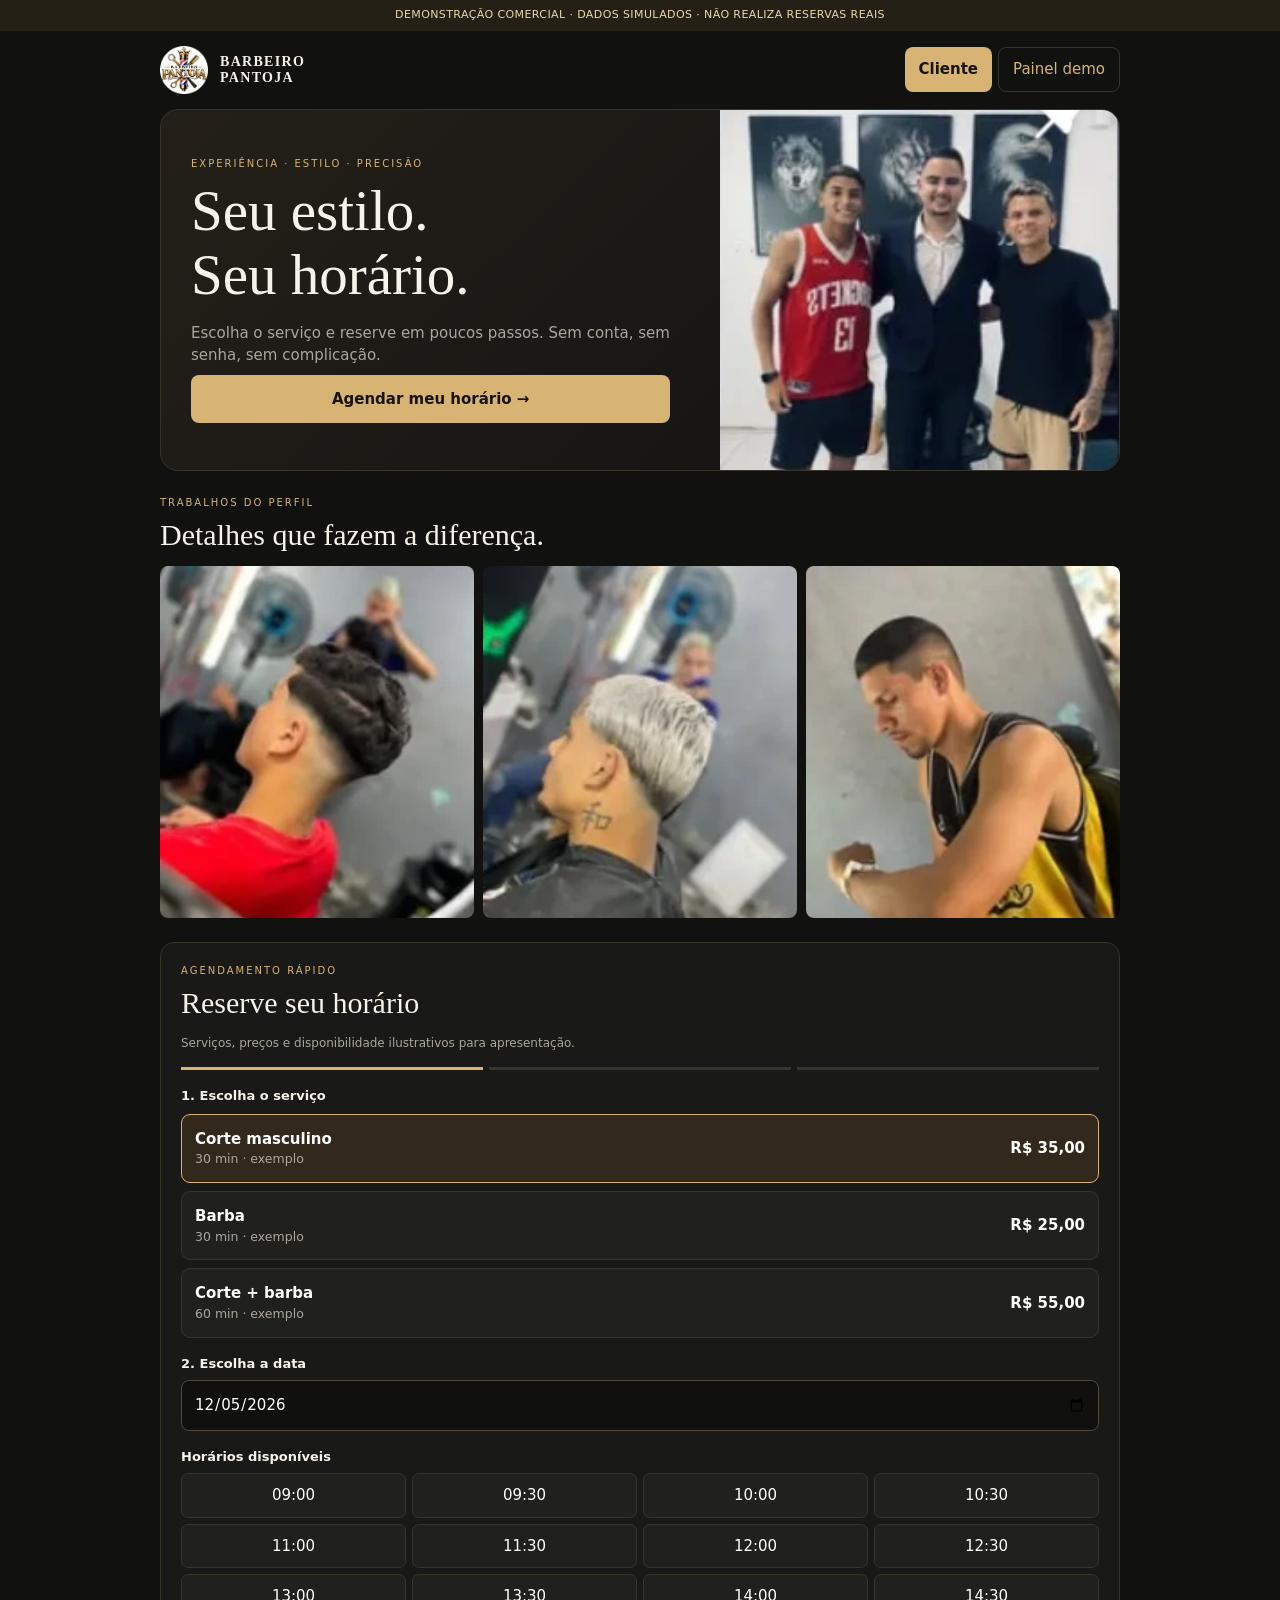
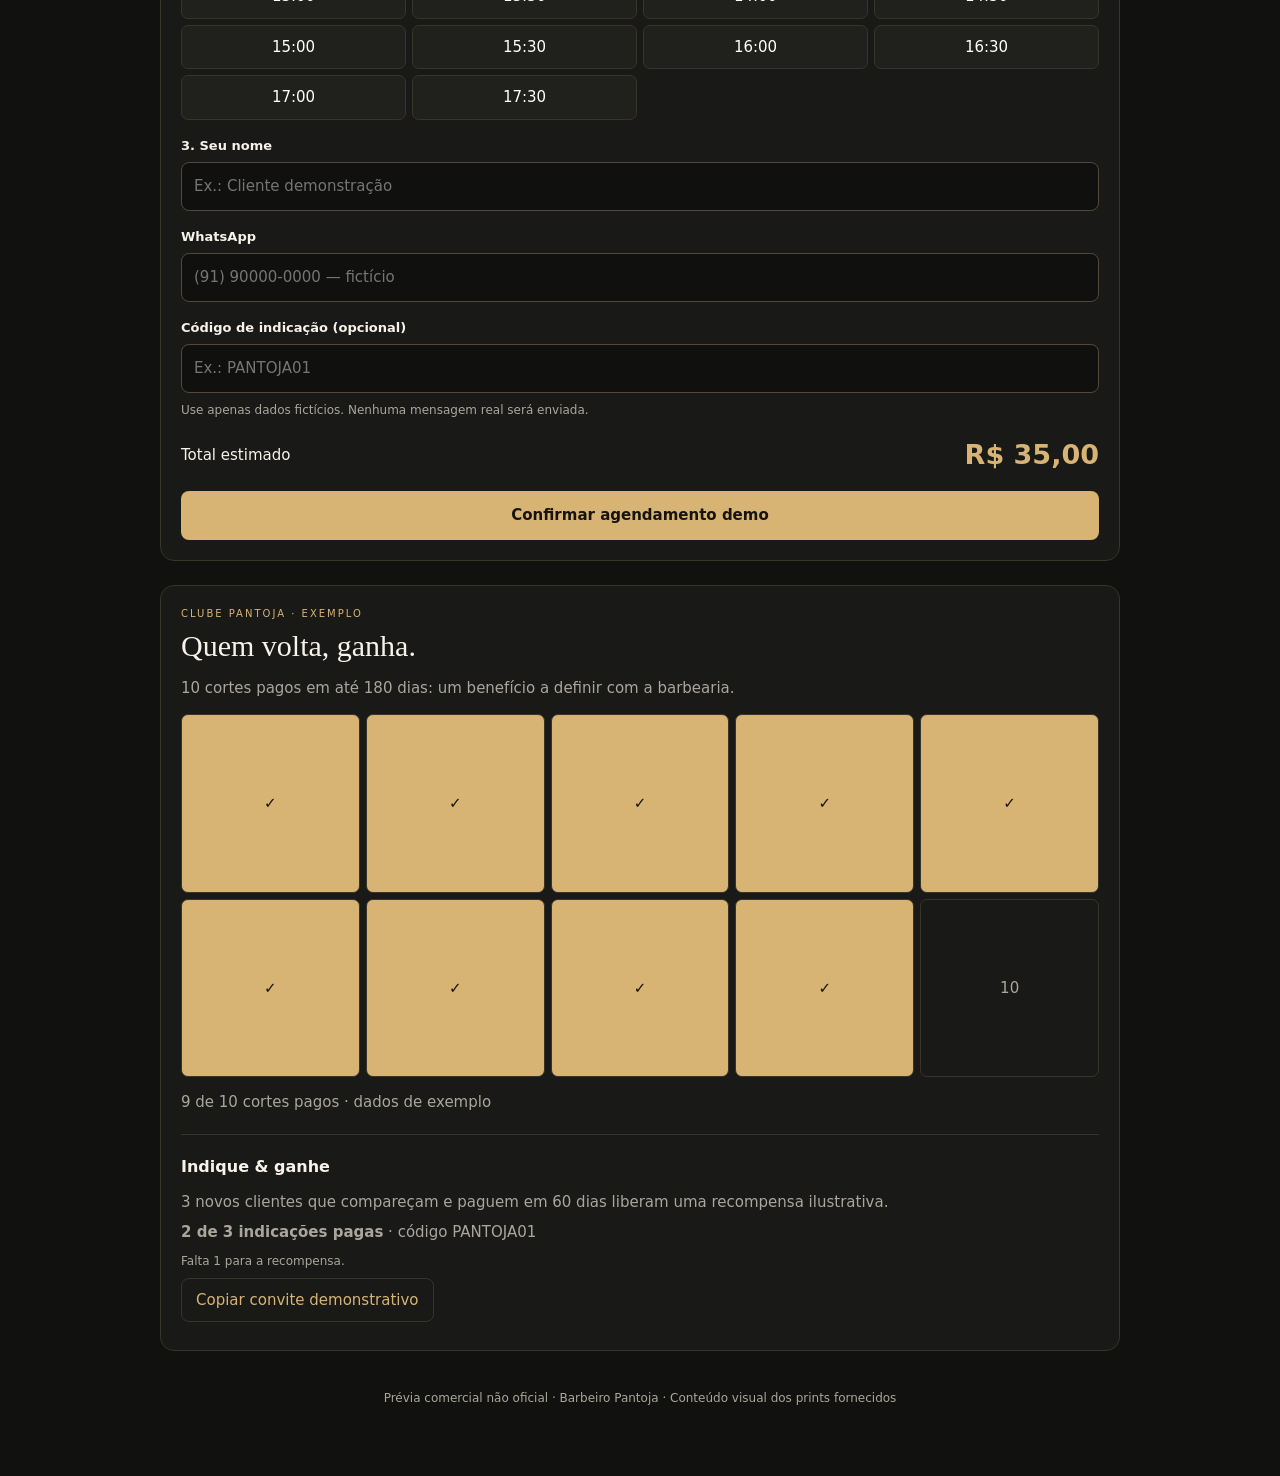
<file: demo-pantoja/index.html>
<!doctype html><html lang="pt-BR"><head><meta name="robots" content="noindex,nofollow"><meta charset="utf-8"><meta name="viewport" content="width=device-width, initial-scale=1"><title>Barbeiro Pantoja | Demonstração</title><style>
*{box-sizing:border-box} :root{--gold:#d7b473;--ink:#11110f;--panel:#191917;--line:#39342a;--muted:#aaa69c} body{margin:0;background:var(--ink);color:#f7f3ea;font:15px/1.5 system-ui,sans-serif} button,input,select{font:inherit} button{cursor:pointer} button:disabled{opacity:.35;cursor:not-allowed} header{max-width:1000px;margin:auto;padding:15px 20px;display:flex;align-items:center;gap:12px;justify-content:space-between} .brand{display:flex;align-items:center;gap:12px;font:600 14px Georgia,serif;letter-spacing:1.3px}.brand img{width:48px;height:48px} .tag{font-size:10px;color:var(--gold);letter-spacing:2px;text-transform:uppercase} .wrap{max-width:1000px;margin:auto;padding:0 20px 55px} .demo{background:#252016;color:#ebd7aa;text-align:center;font-size:11px;padding:7px 15px;letter-spacing:.4px} .switch{display:flex;gap:6px;flex-wrap:wrap} .switch button,.ghost{background:transparent;color:var(--gold);border:1px solid var(--line);border-radius:8px;padding:10px 14px} .switch button.active,.gold{background:var(--gold);color:#18140d;border:0;border-radius:8px;padding:13px 18px;font-weight:750} .switch button.active{padding:10px 14px} .gold{width:100%} .hero{display:grid;grid-template-columns:1.15fr .85fr;gap:20px;align-items:center;min-height:310px;border:1px solid var(--line);border-radius:18px;overflow:hidden;background:linear-gradient(135deg,#242019,#111)} .hero .copy{padding:30px}.hero img{width:100%;height:100%;max-height:360px;object-fit:cover;object-position:50% 30%;filter:saturate(.85)} h1,h2{font-family:Georgia,serif;font-weight:400;line-height:1.12;margin:8px 0 15px} h1{font-size:clamp(32px,5vw,57px)} h2{font-size:30px} h3{margin:0 0 12px;font-size:16px} p{margin:8px 0;color:var(--muted)} section{margin:24px 0} .panel{background:var(--panel);border:1px solid var(--line);border-radius:14px;padding:20px} .gallery{display:grid;grid-template-columns:repeat(3,1fr);gap:9px}.gallery img{width:100%;aspect-ratio:1/1.12;object-fit:cover;border-radius:8px}.grid{display:grid;grid-template-columns:repeat(2,minmax(0,1fr));gap:10px} .choice{display:flex;justify-content:space-between;align-items:center;width:100%;background:#20201d;color:white;border:1px solid var(--line);padding:13px;border-radius:9px;text-align:left;margin:8px 0}.choice.sel,.slot.sel{border-color:var(--gold);background:#32291c}.choice small{display:block;color:var(--muted)} .slots{display:grid;grid-template-columns:repeat(4,minmax(0,1fr));gap:6px}.slot{border:1px solid var(--line);color:white;background:#20201d;border-radius:7px;padding:10px 5px}.slot:disabled{text-decoration:line-through} label{display:block;font-weight:650;font-size:13px;margin:16px 0 7px} input,select{width:100%;background:#10100f;color:white;border:1px solid #514a3b;padding:12px;border-radius:8px;min-height:45px} .summary{display:flex;justify-content:space-between;gap:10px;align-items:center;margin:16px 0}.muted{color:var(--muted);font-size:12px}.value{color:var(--gold);font-size:27px;font-weight:700}.status{font-size:12px;color:var(--gold)} .row{display:flex;justify-content:space-between;gap:10px;align-items:center;border-top:1px solid var(--line);padding:13px 0;flex-wrap:wrap}.row:first-child{border-top:0}.row strong{display:block}.actions{display:flex;gap:5px;flex-wrap:wrap}.actions button{padding:8px 10px;font-size:12px}.stamp{display:grid;grid-template-columns:repeat(5,1fr);gap:6px;margin:14px 0}.stamp span{border:1px solid var(--line);border-radius:7px;display:grid;place-items:center;aspect-ratio:1;color:var(--muted)}.stamp span.on{background:var(--gold);color:#17130c}.hidden{display:none!important} .notice{background:#272015;border:1px solid #5a492b;padding:12px;border-radius:8px;font-size:12px;color:#dfc792}.error{color:#ffac9e;font-size:13px}.ok{color:#a9d6b6}.footer{text-align:center;font-size:12px;color:var(--muted);padding:14px}.steps{display:flex;gap:6px;margin:15px 0}.steps span{height:3px;flex:1;background:var(--line)}.steps .on{background:var(--gold)} @media(max-width:600px){header{padding:12px}.brand{font-size:11px;gap:7px}.brand img{width:36px;height:36px}.switch button,.switch button.active{font-size:11px;padding:8px}.wrap{padding:0 12px 30px}.hero{grid-template-columns:1fr;gap:0}.hero .copy{padding:22px;order:2}.hero img{height:190px;object-position:50% 34%}.panel{padding:15px}h2{font-size:26px}.slots{grid-template-columns:repeat(3,1fr)}}
</style></head><body><div class="demo">DEMONSTRAÇÃO COMERCIAL · DADOS SIMULADOS · NÃO REALIZA RESERVAS REAIS</div><header><div class="brand"><img src="[data-uri]" alt="Logo Barbeiro Pantoja"><span>BARBEIRO<br>PANTOJA</span></div><nav class="switch"><button id="clientTab" class="active" onclick="view('client')">Cliente</button><button id="adminTab" onclick="view('admin')">Painel demo</button></nav></header><main class="wrap">
<div id="client"><div class="hero"><div class="copy"><div class="tag">Experiência · Estilo · Precisão</div><h1>Seu estilo.<br>Seu horário.</h1><p>Escolha o serviço e reserve em poucos passos. Sem conta, sem senha, sem complicação.</p><button class="gold" onclick="document.getElementById('book').scrollIntoView({behavior:'smooth'})">Agendar meu horário →</button></div><img src="[data-uri]" alt="Foto do perfil da barbearia"></div>
<section><div class="tag">Trabalhos do perfil</div><h2>Detalhes que fazem a diferença.</h2><div class="gallery"><img src="[data-uri]" alt="Corte publicado no perfil"><img src="[data-uri]" alt="Corte publicado no perfil"><img src="[data-uri]" alt="Corte publicado no perfil"></div></section>
<section id="book" class="panel"><div class="tag">Agendamento rápido</div><h2>Reserve seu horário</h2><p class="muted">Serviços, preços e disponibilidade ilustrativos para apresentação.</p><div class="steps"><span class="on"></span><span id="s2"></span><span id="s3"></span></div><div id="bookingForm"><label>1. Escolha o serviço</label><div id="services"></div><label>2. Escolha a data</label><input type="date" id="day" onchange="renderSlots()"><label>Horários disponíveis</label><div class="slots" id="slots"></div><label>3. Seu nome</label><input id="name" placeholder="Ex.: Cliente demonstração" maxlength="70"><label>WhatsApp</label><input id="phone" type="tel" placeholder="(91) 90000-0000 — fictício" maxlength="20"><label>Código de indicação (opcional)</label><input id="ref" placeholder="Ex.: PANTOJA01" maxlength="20"><p class="muted">Use apenas dados fictícios. Nenhuma mensagem real será enviada.</p><div class="summary"><span>Total estimado</span><strong id="total" class="value"></strong></div><div class="error" id="err" aria-live="polite"></div><button class="gold" onclick="reserve()">Confirmar agendamento demo</button></div><div id="confirmation" class="hidden"></div></section>
<section class="panel"><div class="tag">Clube Pantoja · Exemplo</div><h2>Quem volta, ganha.</h2><p>10 cortes pagos em até 180 dias: um benefício a definir com a barbearia.</p><div id="stamps" class="stamp"></div><p id="loyaltyText"></p><hr style="border:0;border-top:1px solid var(--line);margin:20px 0"><h3>Indique & ganhe</h3><p>3 novos clientes que compareçam e paguem em 60 dias liberam uma recompensa ilustrativa.</p><div id="referText"></div><button class="ghost" onclick="copyInvite()">Copiar convite demonstrativo</button><p class="muted" id="copyMsg"></p></section></div>
<div id="admin" class="hidden"><div class="tag">Visão do proprietário · Uma unidade</div><h2>Seu dia, sob controle.</h2><p>Os registros abaixo são simulações. O painel de produção terá acesso protegido.</p><div class="grid"><div class="panel"><div class="muted">Reservas ativas</div><div class="value" id="count"></div></div><div class="panel"><div class="muted">Receita recebida demo</div><div class="value" id="income"></div></div><div class="panel"><div class="muted">Indicações pagas</div><div class="value" id="refsCount"></div></div><div class="panel"><div class="muted">Cortes fidelidade</div><div class="value" id="loyaltyCount"></div></div></div>
<section class="panel"><h3>Agenda</h3><div id="agenda"></div><p class="muted">Confirme chegada e registre o pagamento após finalizar o atendimento. Cancelar libera o horário.</p></section><section class="panel"><h3>Bloquear horário</h3><label>Data</label><input id="blockDay" type="date"><label>Horário inicial (30 min)</label><select id="blockTime"></select><button class="ghost" style="margin-top:10px" onclick="addBlock()">Bloquear horário</button><div class="error" id="blockErr"></div><div id="blockList"></div></section><section class="panel"><h3>Crescimento</h3><div id="growth"></div><p class="muted">Em produção: links individuais, controle antifraude, validade e regras de resgate configuráveis.</p><button class="ghost" onclick="resetDemo()">Reiniciar demonstração</button></section><div class="notice">Expansão opcional: uma segunda unidade poderá ser adicionada após validação da operação e contratação do módulo correspondente.</div></div><div class="footer">Prévia comercial não oficial · Barbeiro Pantoja · Conteúdo visual dos prints fornecidos</div></main>
<script>
const services=[{name:'Corte masculino',price:35,duration:30},{name:'Barba',price:25,duration:30},{name:'Corte + barba',price:55,duration:60}];const $=id=>document.getElementById(id);const brl=n=>n.toLocaleString('pt-BR',{style:'currency',currency:'BRL'});const date=()=>{let d=new Date();return `${d.getFullYear()}-${String(d.getMonth()+1).padStart(2,'0')}-${String(d.getDate()).padStart(2,'0')}`};const dayText=d=>d.split('-').reverse().join('/');const toMin=t=>+t.slice(0,2)*60 + +t.slice(3);const times=Array.from({length:18},(_,i)=>`${String(9+Math.floor(i/2)).padStart(2,'0')}:${i%2?'30':'00'}`);const seed=()=>({bookings:[],blocks:[],loyalty:9,refs:2,income:0});let state=seed();try{let s=localStorage.getItem('pantoja-demo-v1');if(s)state=JSON.parse(s)}catch{};let selected=0,slot='';function save(){try{localStorage.setItem('pantoja-demo-v1',JSON.stringify(state))}catch{}}function esc(s){return String(s).replace(/[&<>"']/g,c=>({'&':'&amp;','<':'&lt;','>':'&gt;','"':'&quot;',"'":'&#39;'}[c]))}function overlap(t,d,u,e){return toMin(t)<toMin(u)+e&&toMin(u)<toMin(t)+d}function available(day,t,d){return toMin(t)+d<=18*60&&!state.bookings.some(b=>b.day===day&&b.status!=='cancelado'&&overlap(t,d,b.time,b.duration))&&!state.blocks.some(b=>b.day===day&&overlap(t,d,b.time,30))}function view(v){$('client').classList.toggle('hidden',v!=='client');$('admin').classList.toggle('hidden',v!=='admin');$('clientTab').classList.toggle('active',v==='client');$('adminTab').classList.toggle('active',v==='admin');renderAll();window.scrollTo(0,0)}function renderServices(){$('services').innerHTML=services.map((s,i)=>`<button class="choice ${i===selected?'sel':''}" onclick="choose(${i})"><span><strong>${s.name}</strong><small>${s.duration} min · exemplo</small></span><strong>${brl(s.price)}</strong></button>`).join('');$('total').textContent=brl(services[selected].price)}function choose(i){selected=i;slot='';renderServices();renderSlots()}function renderSlots(){let d=$('day').value;if(slot&&!available(d,slot,services[selected].duration))slot='';$('slots').innerHTML=times.map(t=>`<button class="slot ${slot===t?'sel':''}" ${available(d,t,services[selected].duration)?'':'disabled'} onclick="pick('${t}')">${t}</button>`).join('');$('s2').classList.toggle('on',!!slot)}function pick(t){slot=t;renderSlots()}function reserve(){let s=services[selected],d=$('day').value,n=$('name').value.trim(),p=$('phone').value.replace(/\D/g,''),r=$('ref').value.trim().toUpperCase();$('err').textContent='';if(!d||d<date()||!slot||!available(d,slot,s.duration)||!n||p.length<10||p.length>13){$('err').textContent='Confira data, horário, nome e telefone fictício.';return}let b={id:'BP-'+Date.now().toString(36).toUpperCase(),day:d,time:slot,name:n,phone:p,service:s.name,price:s.price,duration:s.duration,ref:r,status:'reservado'};state.bookings.push(b);save();$('bookingForm').classList.add('hidden');$('s3').classList.add('on');$('confirmation').classList.remove('hidden');$('confirmation').innerHTML=`<h2 class="ok">Horário reservado!</h2><p>Simulação registrada no painel.</p><div class="notice">${esc(n)} · ${s.name}<br>${dayText(d)} às ${slot}<br>Código ${b.id}</div><p>Exemplo de mensagem: Olá, gostaria de confirmar minha reserva ${b.id}.</p><button class="gold" onclick="view('admin')">Ver reserva no painel →</button><button class="ghost" style="margin-top:8px" onclick="newBooking()">Simular outro horário</button>`;renderAll()}function newBooking(){$('bookingForm').classList.remove('hidden');$('confirmation').classList.add('hidden');$('s3').classList.remove('on');slot='';$('name').value='';$('phone').value='';$('ref').value='';renderSlots()}function status(id,action){let b=state.bookings.find(x=>x.id===id);if(!b)return;if(action==='chegou'&&b.status==='reservado')b.status='chegou';else if(action==='cancelado'&&['reservado','chegou'].includes(b.status))b.status='cancelado';else if(action==='pago'&&b.status==='chegou'){b.status='pago';state.income+=b.price;state.loyalty++;if(b.ref==='PANTOJA01'&&!state.bookings.some(x=>x.id!==b.id&&x.phone===b.phone&&x.status==='pago'))state.refs++}save();renderAll()}function renderAll(){renderServices();renderSlots();$('count').textContent=state.bookings.filter(b=>['reservado','chegou'].includes(b.status)).length;$('income').textContent=brl(state.income);$('refsCount').textContent=state.refs;$('loyaltyCount').textContent=state.loyalty;$('agenda').innerHTML=state.bookings.length?[...state.bookings].sort((a,b)=>(a.day+a.time).localeCompare(b.day+b.time)).map(b=>`<div class="row"><div><strong>${dayText(b.day)} · ${b.time} — ${esc(b.name)}</strong><span class="muted">${esc(b.service)} · ${brl(b.price)}</span><br><span class="status">${{reservado:'Reservado',chegou:'Em atendimento',pago:'Concluído e pago',cancelado:'Cancelado'}[b.status]}</span></div><div class="actions">${b.status==='reservado'?`<button class="ghost" onclick="status('${b.id}','chegou')">Chegou</button>`:''}${b.status==='chegou'?`<button class="ghost" onclick="status('${b.id}','pago')">Concluir e pagar</button>`:''}${['reservado','chegou'].includes(b.status)?`<button class="ghost" onclick="status('${b.id}','cancelado')">Cancelar</button>`:''}</div></div>`).join(''):'<p>Nenhuma reserva ainda. Faça um agendamento na visão Cliente.</p>';$('stamps').innerHTML=Array.from({length:10},(_,i)=>`<span class="${i<state.loyalty?'on':''}">${i<state.loyalty?'✓':i+1}</span>`).join('');$('loyaltyText').textContent=state.loyalty>=10?'Recompensa desbloqueada (simulação)!':`${state.loyalty} de 10 cortes pagos · dados de exemplo`;$('referText').innerHTML=`<p><strong>${state.refs} de 3 indicações pagas</strong> · código PANTOJA01</p><p class="${state.refs>=3?'ok':'muted'}">${state.refs>=3?'Recompensa desbloqueada!':'Falta '+(3-state.refs)+' para a recompensa.'}</p>`;$('growth').innerHTML=`<div class="row"><span>Fidelidade de exemplo</span><strong>${state.loyalty>=10?'Recompensa liberada':state.loyalty+'/10'}</strong></div><div class="row"><span>Indicações de exemplo</span><strong>${state.refs>=3?'Recompensa liberada':state.refs+'/3'}</strong></div>`;$('blockList').innerHTML=state.blocks.map((b,i)=>`<div class="row"><span>${dayText(b.day)} · ${b.time}</span><button class="ghost" onclick="removeBlock(${i})">Liberar</button></div>`).join('')}function addBlock(){let d=$('blockDay').value,t=$('blockTime').value;if(!d||d<date()||!available(d,t,30)){$('blockErr').textContent='Horário inválido ou ocupado.';return}$('blockErr').textContent='';state.blocks.push({day:d,time:t});save();renderAll()}function removeBlock(i){state.blocks.splice(i,1);save();renderAll()}async function copyInvite(){let text='Conheça o Barbeiro Pantoja! Código de indicação demonstrativo: PANTOJA01.';try{await navigator.clipboard.writeText(text);$('copyMsg').textContent='Convite copiado.'}catch{$('copyMsg').textContent=text}}function resetDemo(){if(!confirm('Apagar os registros de demonstração?'))return;state=seed();save();newBooking();renderAll()}$('day').value=$('blockDay').value=date();$('day').min=$('blockDay').min=date();$('blockTime').innerHTML=times.map(t=>`<option>${t}</option>`).join('');renderAll();
</script></body></html>
</file>
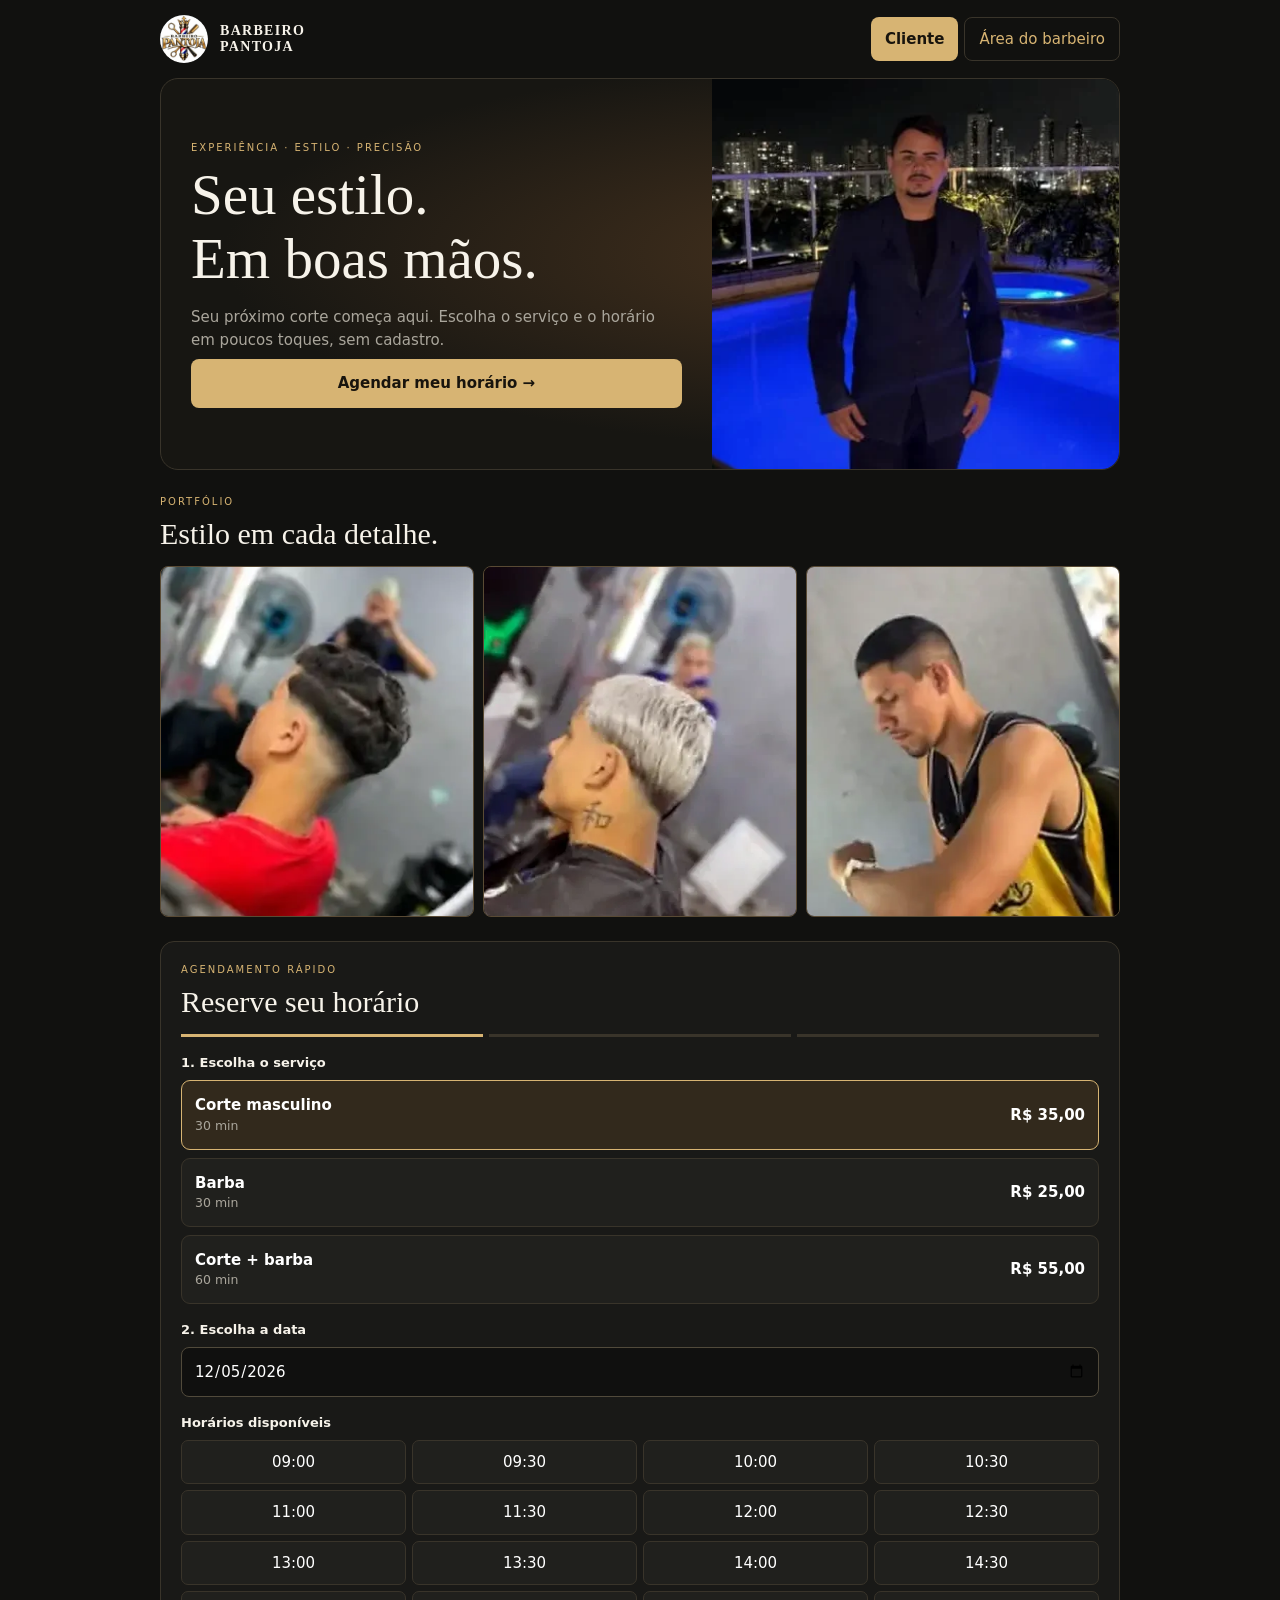
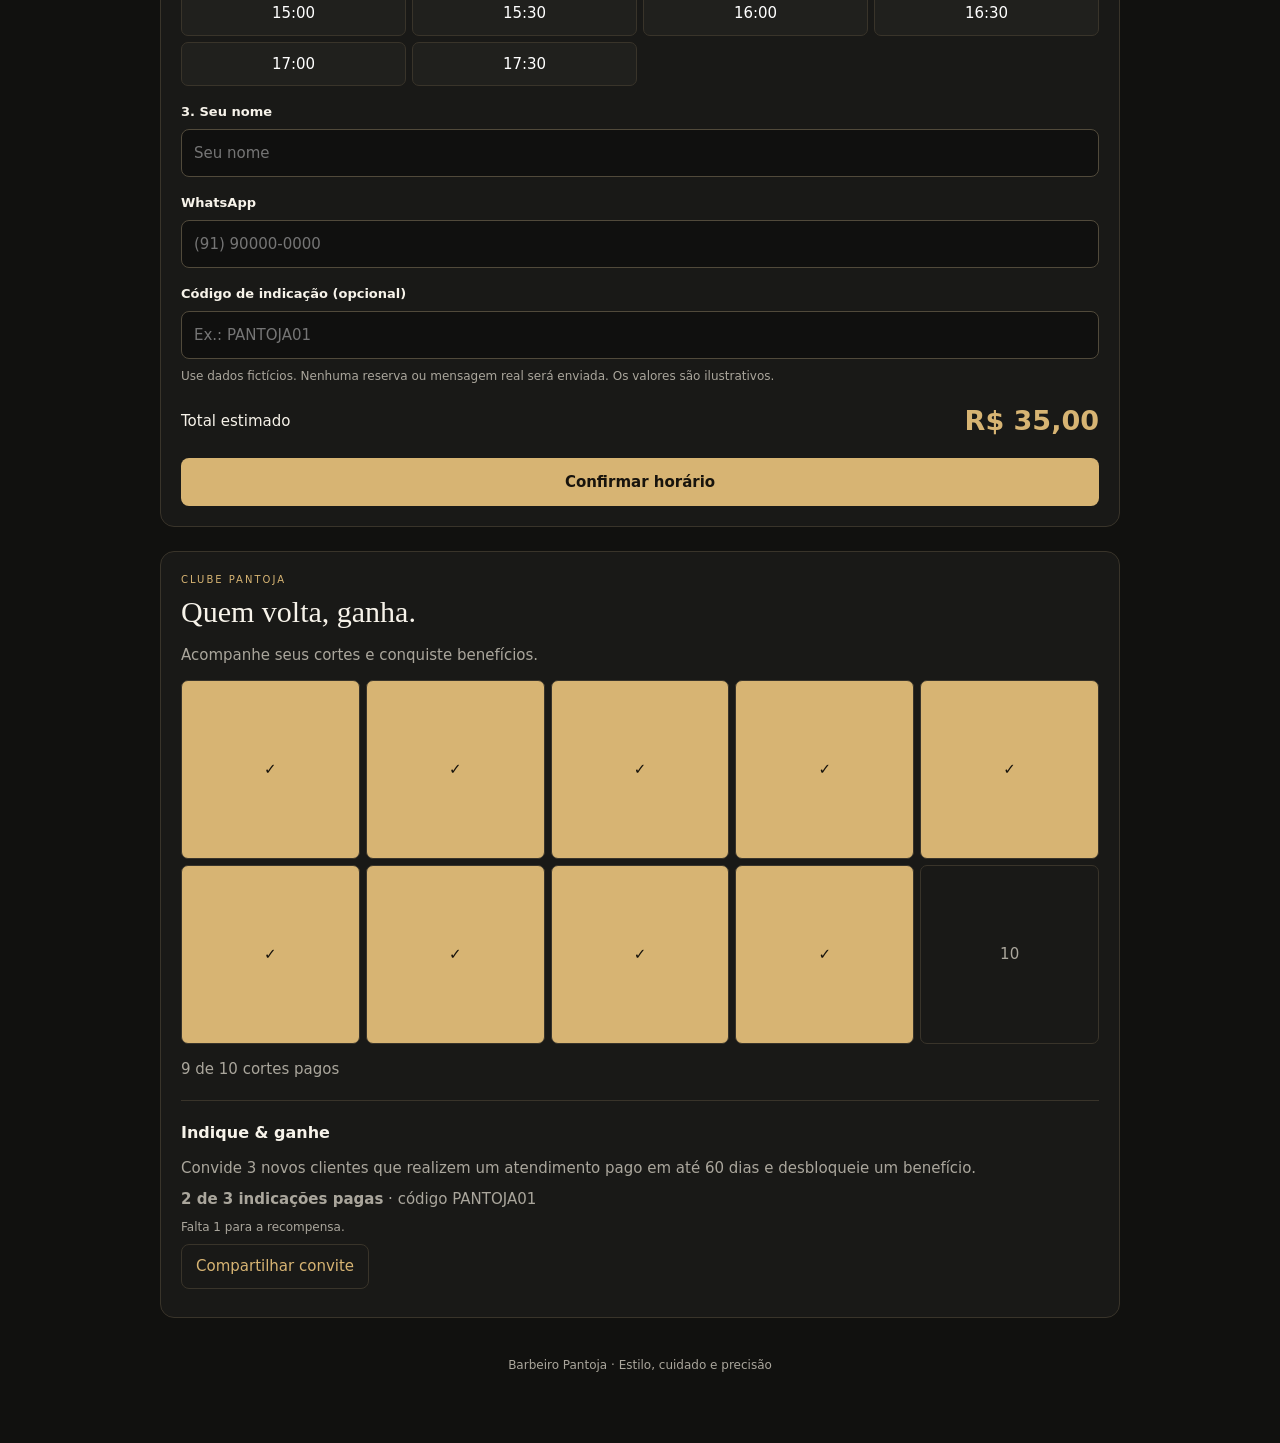
<file: pantoja/index.html>
<!doctype html><html lang="pt-BR"><head><meta name="robots" content="noindex,nofollow"><meta charset="utf-8"><meta name="viewport" content="width=device-width, initial-scale=1"><title>Barbeiro Pantoja | Agendamentos</title><style>
*{box-sizing:border-box} :root{--gold:#d7b473;--ink:#11110f;--panel:#191917;--line:#39342a;--muted:#aaa69c} body{margin:0;background:var(--ink);color:#f7f3ea;font:15px/1.5 system-ui,sans-serif} button,input,select{font:inherit} button{cursor:pointer} button:disabled{opacity:.35;cursor:not-allowed} header{max-width:1000px;margin:auto;padding:15px 20px;display:flex;align-items:center;gap:12px;justify-content:space-between} .brand{display:flex;align-items:center;gap:12px;font:600 14px Georgia,serif;letter-spacing:1.3px}.brand img{width:48px;height:48px} .tag{font-size:10px;color:var(--gold);letter-spacing:2px;text-transform:uppercase} .wrap{max-width:1000px;margin:auto;padding:0 20px 55px} .demo{background:#252016;color:#ebd7aa;text-align:center;font-size:11px;padding:7px 15px;letter-spacing:.4px} .switch{display:flex;gap:6px;flex-wrap:wrap} .switch button,.ghost{background:transparent;color:var(--gold);border:1px solid var(--line);border-radius:8px;padding:10px 14px} .switch button.active,.gold{background:var(--gold);color:#18140d;border:0;border-radius:8px;padding:13px 18px;font-weight:750} .switch button.active{padding:10px 14px} .gold{width:100%} .hero{display:grid;grid-template-columns:1.15fr .85fr;gap:20px;align-items:center;min-height:310px;border:1px solid var(--line);border-radius:18px;overflow:hidden;background:linear-gradient(135deg,#242019,#111)} .hero .copy{padding:30px}.hero img{width:100%;height:100%;max-height:360px;object-fit:cover;object-position:50% 30%;filter:saturate(.85)} h1,h2{font-family:Georgia,serif;font-weight:400;line-height:1.12;margin:8px 0 15px} h1{font-size:clamp(32px,5vw,57px)} h2{font-size:30px} h3{margin:0 0 12px;font-size:16px} p{margin:8px 0;color:var(--muted)} section{margin:24px 0} .panel{background:var(--panel);border:1px solid var(--line);border-radius:14px;padding:20px} .gallery{display:grid;grid-template-columns:repeat(3,1fr);gap:9px}.gallery img{width:100%;aspect-ratio:1/1.12;object-fit:cover;border-radius:8px}.grid{display:grid;grid-template-columns:repeat(2,minmax(0,1fr));gap:10px} .choice{display:flex;justify-content:space-between;align-items:center;width:100%;background:#20201d;color:white;border:1px solid var(--line);padding:13px;border-radius:9px;text-align:left;margin:8px 0}.choice.sel,.slot.sel{border-color:var(--gold);background:#32291c}.choice small{display:block;color:var(--muted)} .slots{display:grid;grid-template-columns:repeat(4,minmax(0,1fr));gap:6px}.slot{border:1px solid var(--line);color:white;background:#20201d;border-radius:7px;padding:10px 5px}.slot:disabled{text-decoration:line-through} label{display:block;font-weight:650;font-size:13px;margin:16px 0 7px} input,select{width:100%;background:#10100f;color:white;border:1px solid #514a3b;padding:12px;border-radius:8px;min-height:45px} .summary{display:flex;justify-content:space-between;gap:10px;align-items:center;margin:16px 0}.muted{color:var(--muted);font-size:12px}.value{color:var(--gold);font-size:27px;font-weight:700}.status{font-size:12px;color:var(--gold)} .row{display:flex;justify-content:space-between;gap:10px;align-items:center;border-top:1px solid var(--line);padding:13px 0;flex-wrap:wrap}.row:first-child{border-top:0}.row strong{display:block}.actions{display:flex;gap:5px;flex-wrap:wrap}.actions button{padding:8px 10px;font-size:12px}.stamp{display:grid;grid-template-columns:repeat(5,1fr);gap:6px;margin:14px 0}.stamp span{border:1px solid var(--line);border-radius:7px;display:grid;place-items:center;aspect-ratio:1;color:var(--muted)}.stamp span.on{background:var(--gold);color:#17130c}.hidden{display:none!important} .notice{background:#272015;border:1px solid #5a492b;padding:12px;border-radius:8px;font-size:12px;color:#dfc792}.error{color:#ffac9e;font-size:13px}.ok{color:#a9d6b6}.footer{text-align:center;font-size:12px;color:var(--muted);padding:14px}.steps{display:flex;gap:6px;margin:15px 0}.steps span{height:3px;flex:1;background:var(--line)}.steps .on{background:var(--gold)} @media(max-width:600px){header{padding:12px}.brand{font-size:11px;gap:7px}.brand img{width:36px;height:36px}.switch button,.switch button.active{font-size:11px;padding:8px}.wrap{padding:0 12px 30px}.hero{grid-template-columns:1fr;gap:0}.hero .copy{padding:22px;order:2}.hero img{height:190px;object-position:50% 34%}.panel{padding:15px}h2{font-size:26px}.slots{grid-template-columns:repeat(3,1fr)}}
 .hero{background:radial-gradient(ellipse at 80% 45%,#49341f,#171612 65%);grid-template-columns:1.15fr .85fr;gap:0}.hero img{width:100%;height:340px;max-height:none;object-fit:contain;object-position:center;filter:none;background:radial-gradient(ellipse,#3a2b1d,#151411);mask-image:linear-gradient(to right,transparent 0%,#000 9%)}.gallery img{border:1px solid #594a34}.brand img{border-radius:50%;object-fit:contain}@media(max-width:600px){.hero{grid-template-columns:1fr}.hero img{height:260px;object-fit:contain;mask-image:linear-gradient(to bottom,#000 90%,transparent 100%)}.hero .copy{order:2;padding:22px}} .hero img{object-fit:cover;object-position:50% 31%;height:390px;mask-image:none;background:#151411}@media(max-width:600px){.hero img{height:310px;object-fit:cover;object-position:50% 28%;mask-image:none}.hero .copy{padding:22px}}</style></head><body><header><div class="brand"><img src="[data-uri]" alt="Logo Barbeiro Pantoja"><span>BARBEIRO<br>PANTOJA</span></div><nav class="switch"><button id="clientTab" class="active" onclick="view('client')">Cliente</button><button id="adminTab" onclick="view('admin')">Área do barbeiro</button></nav></header><main class="wrap">
<div id="client"><div class="hero"><div class="copy"><div class="tag">Experiência · Estilo · Precisão</div><h1>Seu estilo.<br>Em boas mãos.</h1><p>Seu próximo corte começa aqui. Escolha o serviço e o horário em poucos toques, sem cadastro.</p><button class="gold" onclick="document.getElementById('book').scrollIntoView({behavior:'smooth'})">Agendar meu horário →</button></div><img src="[data-uri]" alt="Retrato profissional"></div>
<section><div class="tag">Portfólio</div><h2>Estilo em cada detalhe.</h2><div class="gallery"><img src="[data-uri]" alt="Corte publicado no perfil"><img src="[data-uri]" alt="Corte publicado no perfil"><img src="[data-uri]" alt="Corte publicado no perfil"></div></section>
<section id="book" class="panel"><div class="tag">Agendamento rápido</div><h2>Reserve seu horário</h2><div class="steps"><span class="on"></span><span id="s2"></span><span id="s3"></span></div><div id="bookingForm"><label>1. Escolha o serviço</label><div id="services"></div><label>2. Escolha a data</label><input type="date" id="day" onchange="renderSlots()"><label>Horários disponíveis</label><div class="slots" id="slots"></div><label>3. Seu nome</label><input id="name" placeholder="Seu nome" maxlength="70"><label>WhatsApp</label><input id="phone" type="tel" placeholder="(91) 90000-0000" maxlength="20"><label>Código de indicação (opcional)</label><input id="ref" placeholder="Ex.: PANTOJA01" maxlength="20"><p class="muted">Use dados fictícios. Nenhuma reserva ou mensagem real será enviada. Os valores são ilustrativos.</p><div class="summary"><span>Total estimado</span><strong id="total" class="value"></strong></div><div class="error" id="err" aria-live="polite"></div><button class="gold" onclick="reserve()">Confirmar horário</button></div><div id="confirmation" class="hidden"></div></section>
<section class="panel"><div class="tag">Clube Pantoja</div><h2>Quem volta, ganha.</h2><p>Acompanhe seus cortes e conquiste benefícios.</p><div id="stamps" class="stamp"></div><p id="loyaltyText"></p><hr style="border:0;border-top:1px solid var(--line);margin:20px 0"><h3>Indique & ganhe</h3><p>Convide 3 novos clientes que realizem um atendimento pago em até 60 dias e desbloqueie um benefício.</p><div id="referText"></div><button class="ghost" onclick="copyInvite()">Compartilhar convite</button><p class="muted" id="copyMsg"></p></section></div>
<div id="admin" class="hidden"><div class="tag">Gestão · Unidade principal</div><h2>Seu dia, sob controle.</h2><p>Organize seus atendimentos e acompanhe os resultados da sua barbearia. Os dados ficam somente neste navegador.</p><div class="grid"><div class="panel"><div class="muted">Reservas ativas</div><div class="value" id="count"></div></div><div class="panel"><div class="muted">Receita recebida</div><div class="value" id="income"></div></div><div class="panel"><div class="muted">Indicações pagas</div><div class="value" id="refsCount"></div></div><div class="panel"><div class="muted">Cortes fidelidade</div><div class="value" id="loyaltyCount"></div></div></div>
<section class="panel"><h3>Agenda</h3><div id="agenda"></div><p class="muted">Confirme chegada e registre o pagamento após finalizar o atendimento. Cancelar libera o horário.</p></section><section class="panel"><h3>Bloquear horário</h3><label>Data</label><input id="blockDay" type="date"><label>Horário inicial (30 min)</label><select id="blockTime"></select><button class="ghost" style="margin-top:10px" onclick="addBlock()">Bloquear horário</button><div class="error" id="blockErr"></div><div id="blockList"></div></section><section class="panel"><h3>Crescimento</h3><div id="growth"></div><button class="ghost" onclick="resetDemo()">Limpar registros locais</button></section></div><div class="footer">Barbeiro Pantoja · Estilo, cuidado e precisão</div></main>
<script>
const services=[{name:'Corte masculino',price:35,duration:30},{name:'Barba',price:25,duration:30},{name:'Corte + barba',price:55,duration:60}];const $=id=>document.getElementById(id);const brl=n=>n.toLocaleString('pt-BR',{style:'currency',currency:'BRL'});const date=()=>{let d=new Date();return `${d.getFullYear()}-${String(d.getMonth()+1).padStart(2,'0')}-${String(d.getDate()).padStart(2,'0')}`};const dayText=d=>d.split('-').reverse().join('/');const toMin=t=>+t.slice(0,2)*60 + +t.slice(3);const times=Array.from({length:18},(_,i)=>`${String(9+Math.floor(i/2)).padStart(2,'0')}:${i%2?'30':'00'}`);const seed=()=>({bookings:[],blocks:[],loyalty:9,refs:2,income:0});let state=seed();try{let s=localStorage.getItem('pantoja-demo-v1');if(s)state=JSON.parse(s)}catch{};let selected=0,slot='';function save(){try{localStorage.setItem('pantoja-demo-v1',JSON.stringify(state))}catch{}}function esc(s){return String(s).replace(/[&<>"']/g,c=>({'&':'&amp;','<':'&lt;','>':'&gt;','"':'&quot;',"'":'&#39;'}[c]))}function overlap(t,d,u,e){return toMin(t)<toMin(u)+e&&toMin(u)<toMin(t)+d}function available(day,t,d){return toMin(t)+d<=18*60&&!state.bookings.some(b=>b.day===day&&b.status!=='cancelado'&&overlap(t,d,b.time,b.duration))&&!state.blocks.some(b=>b.day===day&&overlap(t,d,b.time,30))}function view(v){$('client').classList.toggle('hidden',v!=='client');$('admin').classList.toggle('hidden',v!=='admin');$('clientTab').classList.toggle('active',v==='client');$('adminTab').classList.toggle('active',v==='admin');renderAll();window.scrollTo(0,0)}function renderServices(){$('services').innerHTML=services.map((s,i)=>`<button class="choice ${i===selected?'sel':''}" onclick="choose(${i})"><span><strong>${s.name}</strong><small>${s.duration} min</small></span><strong>${brl(s.price)}</strong></button>`).join('');$('total').textContent=brl(services[selected].price)}function choose(i){selected=i;slot='';renderServices();renderSlots()}function renderSlots(){let d=$('day').value;if(slot&&!available(d,slot,services[selected].duration))slot='';$('slots').innerHTML=times.map(t=>`<button class="slot ${slot===t?'sel':''}" ${available(d,t,services[selected].duration)?'':'disabled'} onclick="pick('${t}')">${t}</button>`).join('');$('s2').classList.toggle('on',!!slot)}function pick(t){slot=t;renderSlots()}function reserve(){let s=services[selected],d=$('day').value,n=$('name').value.trim(),p=$('phone').value.replace(/\D/g,''),r=$('ref').value.trim().toUpperCase();$('err').textContent='';if(!d||d<date()||!slot||!available(d,slot,s.duration)||!n||p.length<10||p.length>13){$('err').textContent='Confira a data, o horário, o nome e o telefone.';return}let b={id:'BP-'+Date.now().toString(36).toUpperCase(),day:d,time:slot,name:n,phone:p,service:s.name,price:s.price,duration:s.duration,ref:r,status:'reservado'};state.bookings.push(b);save();$('bookingForm').classList.add('hidden');$('s3').classList.add('on');$('confirmation').classList.remove('hidden');$('confirmation').innerHTML=`<h2 class="ok">Horário registrado!</h2><p>Confira os detalhes. Nenhuma reserva real foi enviada.</p><div class="notice">${esc(n)} · ${s.name}<br>${dayText(d)} às ${slot}<br>Código ${b.id}</div><p>Mensagem para confirmação: Olá, gostaria de confirmar minha reserva ${b.id}.</p><button class="gold" onclick="view('admin')">Ver reserva no painel →</button><button class="ghost" style="margin-top:8px" onclick="newBooking()">Agendar outro horário</button>`;renderAll()}function newBooking(){$('bookingForm').classList.remove('hidden');$('confirmation').classList.add('hidden');$('s3').classList.remove('on');slot='';$('name').value='';$('phone').value='';$('ref').value='';renderSlots()}function status(id,action){let b=state.bookings.find(x=>x.id===id);if(!b)return;if(action==='chegou'&&b.status==='reservado')b.status='chegou';else if(action==='cancelado'&&['reservado','chegou'].includes(b.status))b.status='cancelado';else if(action==='pago'&&b.status==='chegou'){b.status='pago';state.income+=b.price;state.loyalty++;if(b.ref==='PANTOJA01'&&!state.bookings.some(x=>x.id!==b.id&&x.phone===b.phone&&x.status==='pago'))state.refs++}save();renderAll()}function renderAll(){renderServices();renderSlots();$('count').textContent=state.bookings.filter(b=>['reservado','chegou'].includes(b.status)).length;$('income').textContent=brl(state.income);$('refsCount').textContent=state.refs;$('loyaltyCount').textContent=state.loyalty;$('agenda').innerHTML=state.bookings.length?[...state.bookings].sort((a,b)=>(a.day+a.time).localeCompare(b.day+b.time)).map(b=>`<div class="row"><div><strong>${dayText(b.day)} · ${b.time} — ${esc(b.name)}</strong><span class="muted">${esc(b.service)} · ${brl(b.price)}</span><br><span class="status">${{reservado:'Reservado',chegou:'Em atendimento',pago:'Concluído e pago',cancelado:'Cancelado'}[b.status]}</span></div><div class="actions">${b.status==='reservado'?`<button class="ghost" onclick="status('${b.id}','chegou')">Chegou</button>`:''}${b.status==='chegou'?`<button class="ghost" onclick="status('${b.id}','pago')">Concluir e pagar</button>`:''}${['reservado','chegou'].includes(b.status)?`<button class="ghost" onclick="status('${b.id}','cancelado')">Cancelar</button>`:''}</div></div>`).join(''):'<p>Nenhuma reserva ainda. Faça um agendamento na visão Cliente.</p>';$('stamps').innerHTML=Array.from({length:10},(_,i)=>`<span class="${i<state.loyalty?'on':''}">${i<state.loyalty?'✓':i+1}</span>`).join('');$('loyaltyText').textContent=state.loyalty>=10?'Recompensa desbloqueada!':`${state.loyalty} de 10 cortes pagos`;$('referText').innerHTML=`<p><strong>${state.refs} de 3 indicações pagas</strong> · código PANTOJA01</p><p class="${state.refs>=3?'ok':'muted'}">${state.refs>=3?'Recompensa desbloqueada!':'Falta '+(3-state.refs)+' para a recompensa.'}</p>`;$('growth').innerHTML=`<div class="row"><span>Fidelidade</span><strong>${state.loyalty>=10?'Recompensa liberada':state.loyalty+'/10'}</strong></div><div class="row"><span>Indicações</span><strong>${state.refs>=3?'Recompensa liberada':state.refs+'/3'}</strong></div>`;$('blockList').innerHTML=state.blocks.map((b,i)=>`<div class="row"><span>${dayText(b.day)} · ${b.time}</span><button class="ghost" onclick="removeBlock(${i})">Liberar</button></div>`).join('')}function addBlock(){let d=$('blockDay').value,t=$('blockTime').value;if(!d||d<date()||!available(d,t,30)){$('blockErr').textContent='Horário inválido ou ocupado.';return}$('blockErr').textContent='';state.blocks.push({day:d,time:t});save();renderAll()}function removeBlock(i){state.blocks.splice(i,1);save();renderAll()}async function copyInvite(){let text='Conheça o Barbeiro Pantoja! Código de indicação: PANTOJA01.';try{await navigator.clipboard.writeText(text);$('copyMsg').textContent='Convite copiado.'}catch{$('copyMsg').textContent=text}}function resetDemo(){if(!confirm('Apagar os registros salvos neste navegador?'))return;state=seed();save();newBooking();renderAll()}$('day').value=$('blockDay').value=date();$('day').min=$('blockDay').min=date();$('blockTime').innerHTML=times.map(t=>`<option>${t}</option>`).join('');renderAll();
</script></body></html>
</file>
